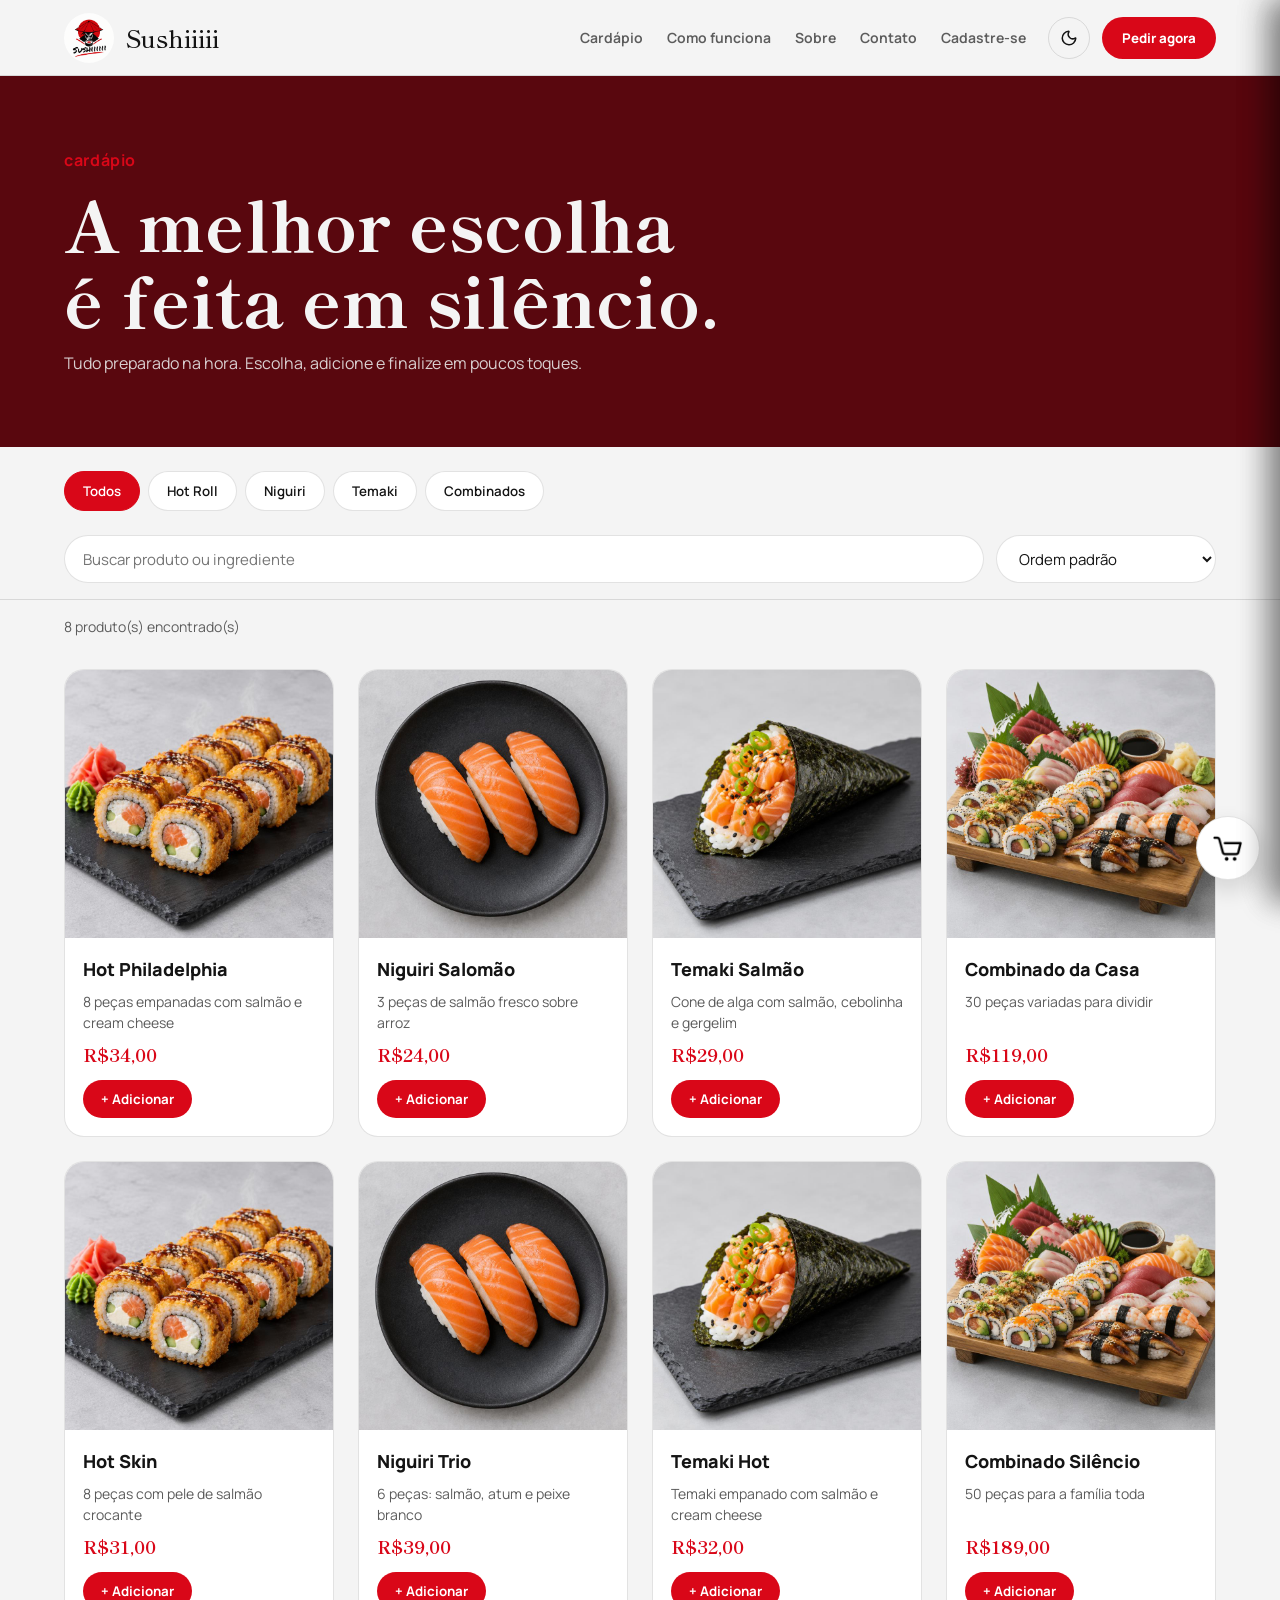
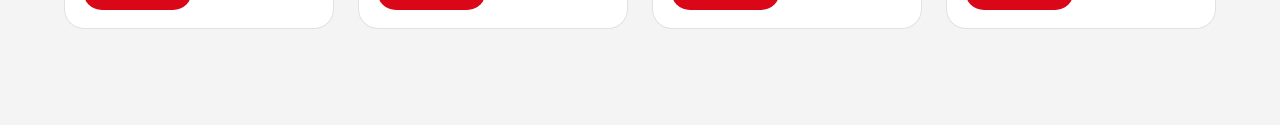
<file: cardapio.html>
<!DOCTYPE html>
<html lang="pt-BR">
<head>
  <meta charset="UTF-8">
  <meta name="viewport" content="width=device-width, initial-scale=1.0">
  <title>Cardápio | Sushiiiiii</title>

  <link rel="preconnect" href="https://fonts.googleapis.com" />
  <link rel="preconnect" href="https://fonts.gstatic.com" crossorigin />
  <link href="https://fonts.googleapis.com/css2?family=Manrope:wght@400;500;600;700;800&family=Shippori+Mincho+B1:wght@700;800&display=swap" rel="stylesheet" />

  <link rel="stylesheet" href="geral.css">
  <link rel="stylesheet" href="cardapio.css">
</head>
<body>
  <div class="carrinho">
    <button id="abrir-carrinho" class="botao-carrinho" aria-label="Abrir carrinho">
      <img class="icone-adaptavel" src="img/carrinho-de-compras.png" alt="">
      <span id="contador-carrinho" hidden>0</span>
    </button>
    <aside id="menu-carrinho" class="carrinho-escondido" aria-label="Carrinho">
      <div class="carrinho-topo">
        <h2>Seu pedido</h2>
        <button id="fechar-carrinho" class="botao-circular" aria-label="Fechar carrinho">
          <img class="icone-adaptavel" src="img/excluir.png" alt="">
        </button>
      </div>
      <ul id="itens-carrinho"></ul>
      <div class="carrinho-total">
        <span>Total</span>
        <strong id="total-carrinho">R$ 0,00</strong>
      </div>
      <a id="finalizar-pedido" class="botao-primario botao-bloco" href="finalizar.html">Finalizar pedido</a>
    </aside>
  </div>

  <menu>
    <li><a href="index.html"><img src="img/Sushiiiiii.png" alt="Sushiiiii"></a></li>
    <div class="transform">
      <li id="title"><a href="index.html">Sushiiiii</a></li>
      <li><a class="menu_hover cor" href="cardapio.html">Cardápio</a></li>
      <li><a class="menu_hover cor" href="index.html#instrucao">Como funciona</a></li>
      <li><a class="menu_hover cor" href="index.html#sobre">Sobre</a></li>
      <li><a class="menu_hover cor" href="index.html#contato">Contato</a></li>
      <li class="item-cadastro"><a class="menu_hover cor" href="login.html">Cadastre-se</a></li>
      <li class="item-perfil" hidden><a class="menu_hover" href="perfil.html" aria-label="Meu perfil"><img class="icone-perfil icone-adaptavel" src="img/usuario.png" alt=""></a></li>
      <li class="item-sair" hidden><a class="menu_hover cor link-sair" href="#">Sair</a></li>
      <button class="botao-tema" aria-label="Alternar tema">
        <svg xmlns="http://www.w3.org/2000/svg" width="18" height="18" viewBox="0 0 24 24" fill="none" stroke="currentColor" stroke-width="2" stroke-linecap="round" stroke-linejoin="round" aria-hidden="true"><path d="M20.985 12.486a9 9 0 1 1-9.473-9.472c.405-.022.617.46.402.803a6 6 0 0 0 8.268 8.268c.344-.215.825-.004.803.401"></path></svg>
      </button>
      <a href="cardapio.html"><button id="pedido">Pedir agora</button></a>
    </div>
    <a href="perfil.html" class="item-perfil icone-perfil-mobile" hidden aria-label="Meu perfil"><img class="icone-perfil icone-adaptavel" src="img/usuario.png" alt=""></a>
    <button id="abrir-menu" class="menu-responsivo" aria-label="Abrir menu">
      <img class="icone-adaptavel" src="img/menu-aberto.png" alt="">
    </button>
  </menu>

  <nav id="menu-lateral" class="menu-lateral" aria-label="Menu principal">
    <div class="topo-menu">
      <button class="botao-tema" aria-label="Alternar tema">
        <svg xmlns="http://www.w3.org/2000/svg" width="18" height="18" viewBox="0 0 24 24" fill="none" stroke="currentColor" stroke-width="2" stroke-linecap="round" stroke-linejoin="round" aria-hidden="true"><path d="M20.985 12.486a9 9 0 1 1-9.473-9.472c.405-.022.617.46.402.803a6 6 0 0 0 8.268 8.268c.344-.215.825-.004.803.401"></path></svg>
      </button>
      <button id="fechar-menu" class="botao-circular" aria-label="Fechar menu">
        <img class="icone-adaptavel" src="img/excluir.png" alt="">
      </button>
    </div>
    <ul class="lista-menu">
      <li><a class="cor" href="cardapio.html">Cardápio</a></li>
      <li><a class="cor" href="index.html#instrucao">Como funciona</a></li>
      <li><a class="cor" href="index.html#sobre">Sobre</a></li>
      <li><a class="cor" href="index.html#contato">Contato</a></li>
      <li class="item-cadastro"><a class="cor" href="login.html">Cadastre-se</a></li>
      <li class="item-perfil" hidden><a href="perfil.html">Meu perfil</a></li>
      <li class="item-sair" hidden><a class="cor link-sair" href="#">Sair</a></li>
    </ul>
  </nav>
  <div id="fundo-menu" class="fundo-menu"></div>

  <section class="hero-cardapio">
    <div class="conteudo-hero">
      <h5>cardápio</h5>
      <h1>A melhor escolha <br> é feita em silêncio.</h1>
      <p>Tudo preparado na hora. Escolha, adicione e finalize em poucos toques.</p>
    </div>
  </section>

  <div id="barra">
    <button class="botao ativo" data-filtro="todos">Todos</button>
    <button class="botao" data-filtro="Hot Roll">Hot Roll</button>
    <button class="botao" data-filtro="Niguiri">Niguiri</button>
    <button class="botao" data-filtro="Temaki">Temaki</button>
    <button class="botao" data-filtro="Combinados">Combinados</button>
  </div>

  <div class="ferramentas-produtos">
    <input id="busca-produtos" type="search" placeholder="Buscar produto ou ingrediente" aria-label="Buscar produto">
    <select id="ordenar-produtos" aria-label="Ordenar produtos">
      <option value="padrao">Ordem padrão</option>
      <option value="menor-preco">Menor preço</option>
      <option value="maior-preco">Maior preço</option>
      <option value="az">Nome (A-Z)</option>
    </select>
  </div>

  <hr class="divisor">
  <p id="contagem-produtos" class="resultado-busca"></p>

  <main id="grade">
    <div class="produto" data-categoria="Hot Roll" data-preco="34.00">
      <img src="img/hot-CjGIYwp0.jpg" alt="Hot Philadelphia">
      <div>
        <h2>Hot Philadelphia</h2>
        <p class="cor">8 peças empanadas com salmão e cream cheese</p>
        <span class="vermelho">R$34,00</span>
        <button class="btn-produto" data-id="1">+ Adicionar</button>
      </div>
    </div>
    <div class="produto" data-categoria="Niguiri" data-preco="24.00">
      <img src="img/niguiri-Dnn5OHD7.jpg" alt="Niguiri Salomão">
      <div>
        <h2>Niguiri Salomão</h2>
        <p class="cor">3 peças de salmão fresco sobre arroz</p>
        <span class="vermelho">R$24,00</span>
        <button class="btn-produto" data-id="2">+ Adicionar</button>
      </div>
    </div>
    <div class="produto" data-categoria="Temaki" data-preco="29.00">
      <img src="img/temaki-DpDUEbKU.jpg" alt="Temaki Salmão">
      <div>
        <h2>Temaki Salmão</h2>
        <p class="cor">Cone de alga com salmão, cebolinha e gergelim</p>
        <span class="vermelho">R$29,00</span>
        <button class="btn-produto" data-id="3">+ Adicionar</button>
      </div>
    </div>
    <div class="produto" data-categoria="Combinados" data-preco="119.00">
      <img src="img/combo-C9XvlFyt.jpg" alt="Combinado da Casa">
      <div>
        <h2>Combinado da Casa</h2>
        <p class="cor">30 peças variadas para dividir</p>
        <span class="vermelho">R$119,00</span>
        <button class="btn-produto" data-id="4">+ Adicionar</button>
      </div>
    </div>
    <div class="produto" data-categoria="Hot Roll" data-preco="31.00">
      <img src="img/hot-CjGIYwp0.jpg" alt="Hot Skin">
      <div>
        <h2>Hot Skin</h2>
        <p class="cor">8 peças com pele de salmão crocante</p>
        <span class="vermelho">R$31,00</span>
        <button class="btn-produto" data-id="5">+ Adicionar</button>
      </div>
    </div>
    <div class="produto" data-categoria="Niguiri" data-preco="39.00">
      <img src="img/niguiri-Dnn5OHD7.jpg" alt="Niguiri Trio">
      <div>
        <h2>Niguiri Trio</h2>
        <p class="cor">6 peças: salmão, atum e peixe branco</p>
        <span class="vermelho">R$39,00</span>
        <button class="btn-produto" data-id="6">+ Adicionar</button>
      </div>
    </div>
    <div class="produto" data-categoria="Temaki" data-preco="32.00">
      <img src="img/temaki-DpDUEbKU.jpg" alt="Temaki Hot">
      <div>
        <h2>Temaki Hot</h2>
        <p class="cor">Temaki empanado com salmão e cream cheese</p>
        <span class="vermelho">R$32,00</span>
        <button class="btn-produto" data-id="7">+ Adicionar</button>
      </div>
    </div>
    <div class="produto" data-categoria="Combinados" data-preco="189.00">
      <img src="img/combo-C9XvlFyt.jpg" alt="Combinado Silêncio">
      <div>
        <h2>Combinado Silêncio</h2>
        <p class="cor">50 peças para a família toda</p>
        <span class="vermelho">R$189,00</span>
        <button class="btn-produto" data-id="8">+ Adicionar</button>
      </div>
    </div>
  </main>

  <p id="sem-resultados" hidden>Nenhum produto encontrado. Tente outro termo ou <button id="limpar-busca" class="botao-secundario">limpe os filtros</button>.</p>

  <script src="script.js"></script>
</body>
</html>
</file>
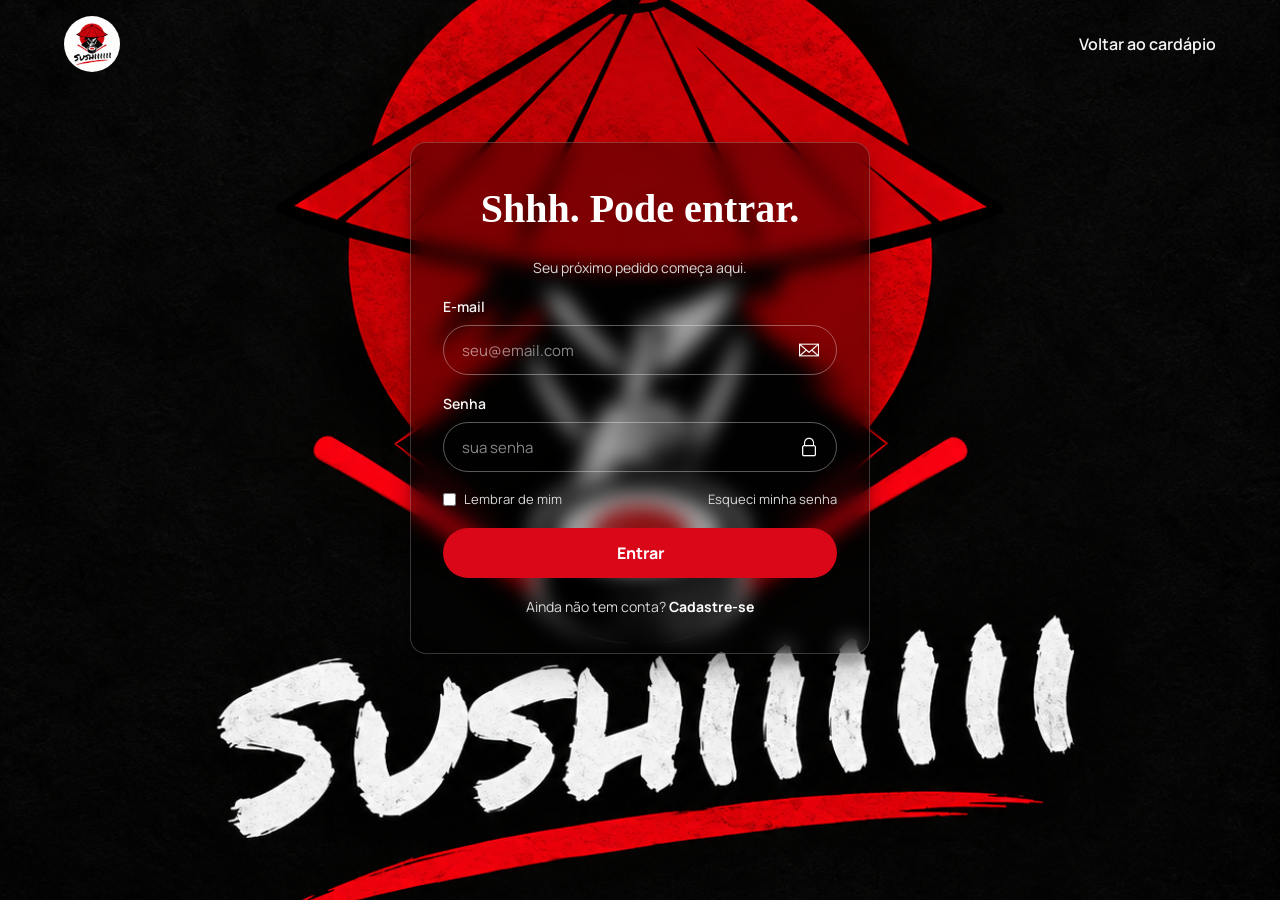
<file: finalizar.html>
<!DOCTYPE html>
<html lang="pt-BR">
<head>
  <meta charset="UTF-8">
  <meta name="viewport" content="width=device-width, initial-scale=1.0">
  <title>Finalizar pedido | Sushiiiiii</title>

  <link rel="preconnect" href="https://fonts.googleapis.com" />
  <link rel="preconnect" href="https://fonts.gstatic.com" crossorigin />
  <link href="https://fonts.googleapis.com/css2?family=Manrope:wght@400;500;600;700;800&family=Shippori+Mincho+B1:wght@700;800&display=swap" rel="stylesheet" />

  <link rel="stylesheet" href="geral.css">
</head>
<body>
  <menu>
    <li><a href="index.html"><img src="img/Sushiiiiii.png" alt="Sushiiiii"></a></li>
    <div class="transform">
      <li id="title"><a href="index.html">Sushiiiii</a></li>
      <li><a class="menu_hover cor" href="cardapio.html">Cardápio</a></li>
      <li><a class="menu_hover cor" href="index.html#instrucao">Como funciona</a></li>
      <li><a class="menu_hover cor" href="index.html#sobre">Sobre</a></li>
      <li><a class="menu_hover cor" href="index.html#contato">Contato</a></li>
      <li class="item-cadastro"><a class="menu_hover cor" href="login.html">Cadastre-se</a></li>
      <li class="item-perfil" hidden><a class="menu_hover" href="perfil.html" aria-label="Meu perfil"><img class="icone-perfil icone-adaptavel" src="img/usuario.png" alt=""></a></li>
      <li class="item-sair" hidden><a class="menu_hover cor link-sair" href="#">Sair</a></li>
      <button class="botao-tema" aria-label="Alternar tema">
        <svg xmlns="http://www.w3.org/2000/svg" width="18" height="18" viewBox="0 0 24 24" fill="none" stroke="currentColor" stroke-width="2" stroke-linecap="round" stroke-linejoin="round" aria-hidden="true"><path d="M20.985 12.486a9 9 0 1 1-9.473-9.472c.405-.022.617.46.402.803a6 6 0 0 0 8.268 8.268c.344-.215.825-.004.803.401"></path></svg>
      </button>
      <a href="cardapio.html"><button id="pedido">Pedir agora</button></a>
    </div>
    <a href="perfil.html" class="item-perfil icone-perfil-mobile" hidden aria-label="Meu perfil"><img class="icone-perfil icone-adaptavel" src="img/usuario.png" alt=""></a>
    <button id="abrir-menu" class="menu-responsivo" aria-label="Abrir menu">
      <img class="icone-adaptavel" src="img/menu-aberto.png" alt="">
    </button>
  </menu>

  <nav id="menu-lateral" class="menu-lateral" aria-label="Menu principal">
    <div class="topo-menu">
      <button class="botao-tema" aria-label="Alternar tema">
        <svg xmlns="http://www.w3.org/2000/svg" width="18" height="18" viewBox="0 0 24 24" fill="none" stroke="currentColor" stroke-width="2" stroke-linecap="round" stroke-linejoin="round" aria-hidden="true"><path d="M20.985 12.486a9 9 0 1 1-9.473-9.472c.405-.022.617.46.402.803a6 6 0 0 0 8.268 8.268c.344-.215.825-.004.803.401"></path></svg>
      </button>
      <button id="fechar-menu" class="botao-circular" aria-label="Fechar menu">
        <img class="icone-adaptavel" src="img/excluir.png" alt="">
      </button>
    </div>
    <ul class="lista-menu">
      <li><a class="cor" href="cardapio.html">Cardápio</a></li>
      <li><a class="cor" href="index.html#instrucao">Como funciona</a></li>
      <li><a class="cor" href="index.html#sobre">Sobre</a></li>
      <li><a class="cor" href="index.html#contato">Contato</a></li>
      <li class="item-cadastro"><a class="cor" href="login.html">Cadastre-se</a></li>
      <li class="item-perfil" hidden><a href="perfil.html">Meu perfil</a></li>
      <li class="item-sair" hidden><a class="cor link-sair" href="#">Sair</a></li>
    </ul>
  </nav>
  <div id="fundo-menu" class="fundo-menu"></div>

  <main id="pagina-finalizar" class="pagina">
    <header class="cabecalho-pagina">
      <span class="etiqueta">checkout</span>
      <h1>Finalizar pedido</h1>
    </header>

    <div class="grade-pagina">
      <section class="cartao-pagina">
        <h2>Itens do pedido</h2>
        <ul id="itens-finalizar"></ul>
      </section>

      <aside class="cartao-pagina resumo">
        <h2>Entrega</h2>
        <div>
          <strong id="nome-entrega"></strong>
          <p id="endereco-entrega" class="cor"></p>
        </div>

        <div class="linha-total">
          <span>Itens</span>
          <span id="quantidade-finalizar">0</span>
        </div>
        <div class="linha-total">
          <span>Total</span>
          <strong id="total-finalizar">R$ 0,00</strong>
        </div>

        <div class="acoes-pedido">
          <button id="confirmar-pedido" class="botao-primario botao-bloco" disabled>Confirmar pedido</button>
          <button id="botao-importar" class="botao-secundario botao-bloco">Importar JSON</button>
          <button id="botao-exportar" class="botao-secundario botao-bloco">Baixar JSON atual</button>
          <input id="arquivo-importacao" type="file" accept="application/json,.json" hidden>
        </div>
      </aside>
    </div>
  </main>

  <script src="script.js"></script>
</body>
</html>
</file>
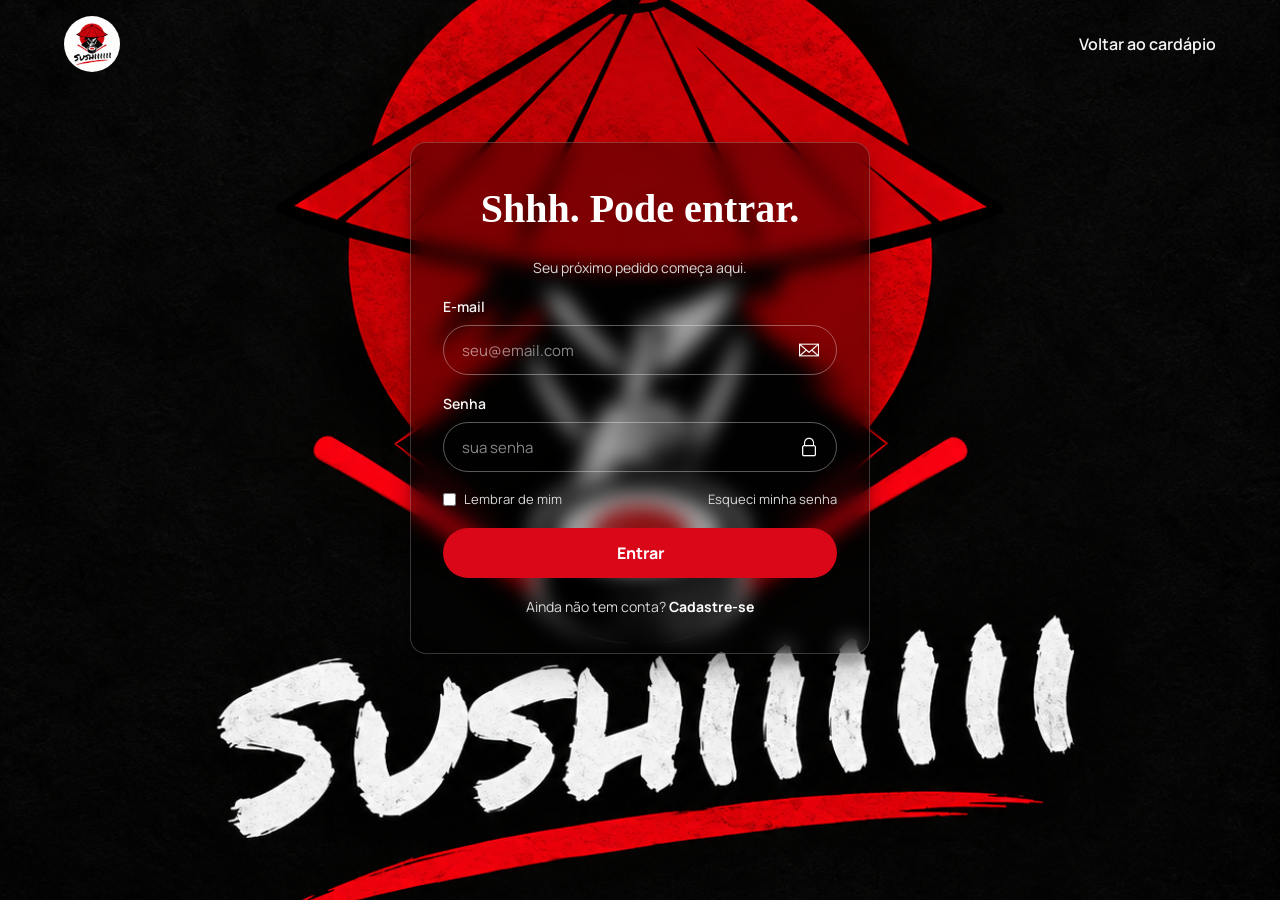
<file: login.html>
<!DOCTYPE html>
<html lang="pt-BR">
<head>
  <meta charset="UTF-8">
  <meta name="viewport" content="width=device-width, initial-scale=1.0">
  <title>Entrar | Sushiiiiii</title>

  <link rel="preconnect" href="https://fonts.googleapis.com" />
  <link rel="preconnect" href="https://fonts.gstatic.com" crossorigin />
  <link href="https://fonts.googleapis.com/css2?family=Manrope:wght@400;500;600;700;800&family=Shippori+Mincho+B1:wght@700;800&display=swap" rel="stylesheet" />

  <link rel="stylesheet" href="geral.css">
  <link rel="stylesheet" href="login.css">
</head>
<body>
  <header>
    <img id="logo" src="img/Sushiiiiii.png" alt="Sushiiiii">
    <a href="index.html">Voltar ao cardápio</a>
  </header>
  <main>
    <section class="conteiner">
      <h1>Shhh. Pode entrar.</h1>
      <p>Seu próximo pedido começa aqui.</p>
      <form id="form-login" class="form">
        <div class="box">
          <div>
            <label for="email">E-mail</label>
            <div class="icon">
              <input id="email" type="email" placeholder="seu@email.com" autocomplete="email" required>
              <img src="img/mail.png" alt="">
            </div>
          </div>
        </div>
        <div class="box">
          <div>
            <label for="senha">Senha</label>
            <div class="icon">
              <input id="senha" type="password" placeholder="sua senha" autocomplete="current-password" required>
              <img src="img/cadeado.png" alt="">
            </div>
          </div>
        </div>
        <div class="opcao">
          <label class="checkbox" for="lembrar"><input id="lembrar" type="checkbox"> Lembrar de mim</label>
          <a href="#">Esqueci minha senha</a>
        </div>
        <button type="submit">Entrar</button>
      </form>
      <p>Ainda não tem conta? <a class="cadastro barra" href="registro.html">Cadastre-se</a></p>
    </section>
  </main>

  <script src="script.js"></script>
</body>
</html>
</file>
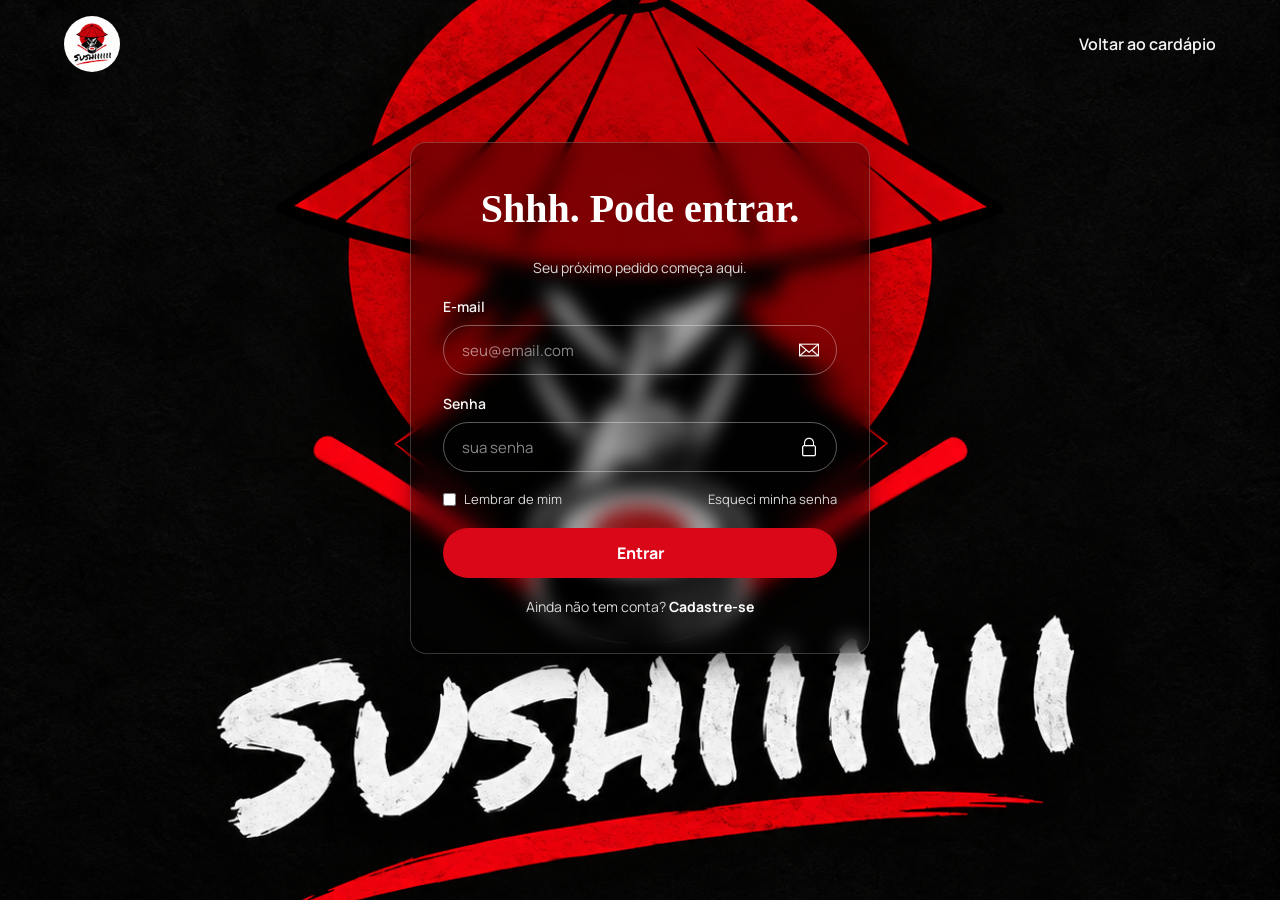
<file: perfil.html>
<!DOCTYPE html>
<html lang="pt-BR">
<head>
  <meta charset="UTF-8">
  <meta name="viewport" content="width=device-width, initial-scale=1.0">
  <title>Meu perfil | Sushiiiiii</title>

  <link rel="preconnect" href="https://fonts.googleapis.com" />
  <link rel="preconnect" href="https://fonts.gstatic.com" crossorigin />
  <link href="https://fonts.googleapis.com/css2?family=Manrope:wght@400;500;600;700;800&family=Shippori+Mincho+B1:wght@700;800&display=swap" rel="stylesheet" />

  <link rel="stylesheet" href="geral.css">
</head>
<body>
  <menu>
    <li><a href="index.html"><img src="img/Sushiiiiii.png" alt="Sushiiiii"></a></li>
    <div class="transform">
      <li id="title"><a href="index.html">Sushiiiii</a></li>
      <li><a class="menu_hover cor" href="cardapio.html">Cardápio</a></li>
      <li><a class="menu_hover cor" href="index.html#instrucao">Como funciona</a></li>
      <li><a class="menu_hover cor" href="index.html#sobre">Sobre</a></li>
      <li><a class="menu_hover cor" href="index.html#contato">Contato</a></li>
      <li class="item-cadastro"><a class="menu_hover cor" href="login.html">Cadastre-se</a></li>
      <li class="item-perfil" hidden><a class="menu_hover" href="perfil.html" aria-label="Meu perfil"><img class="icone-perfil icone-adaptavel" src="img/usuario.png" alt=""></a></li>
      <li class="item-sair" hidden><a class="menu_hover cor link-sair" href="#">Sair</a></li>
      <button class="botao-tema" aria-label="Alternar tema">
        <svg xmlns="http://www.w3.org/2000/svg" width="18" height="18" viewBox="0 0 24 24" fill="none" stroke="currentColor" stroke-width="2" stroke-linecap="round" stroke-linejoin="round" aria-hidden="true"><path d="M20.985 12.486a9 9 0 1 1-9.473-9.472c.405-.022.617.46.402.803a6 6 0 0 0 8.268 8.268c.344-.215.825-.004.803.401"></path></svg>
      </button>
      <a href="cardapio.html"><button id="pedido">Pedir agora</button></a>
    </div>
    <a href="perfil.html" class="item-perfil icone-perfil-mobile" hidden aria-label="Meu perfil"><img class="icone-perfil icone-adaptavel" src="img/usuario.png" alt=""></a>
    <button id="abrir-menu" class="menu-responsivo" aria-label="Abrir menu">
      <img class="icone-adaptavel" src="img/menu-aberto.png" alt="">
    </button>
  </menu>

  <nav id="menu-lateral" class="menu-lateral" aria-label="Menu principal">
    <div class="topo-menu">
      <button class="botao-tema" aria-label="Alternar tema">
        <svg xmlns="http://www.w3.org/2000/svg" width="18" height="18" viewBox="0 0 24 24" fill="none" stroke="currentColor" stroke-width="2" stroke-linecap="round" stroke-linejoin="round" aria-hidden="true"><path d="M20.985 12.486a9 9 0 1 1-9.473-9.472c.405-.022.617.46.402.803a6 6 0 0 0 8.268 8.268c.344-.215.825-.004.803.401"></path></svg>
      </button>
      <button id="fechar-menu" class="botao-circular" aria-label="Fechar menu">
        <img class="icone-adaptavel" src="img/excluir.png" alt="">
      </button>
    </div>
    <ul class="lista-menu">
      <li><a class="cor" href="cardapio.html">Cardápio</a></li>
      <li><a class="cor" href="index.html#instrucao">Como funciona</a></li>
      <li><a class="cor" href="index.html#sobre">Sobre</a></li>
      <li><a class="cor" href="index.html#contato">Contato</a></li>
      <li class="item-cadastro"><a class="cor" href="login.html">Cadastre-se</a></li>
      <li class="item-perfil" hidden><a href="perfil.html">Meu perfil</a></li>
      <li class="item-sair" hidden><a class="cor link-sair" href="#">Sair</a></li>
    </ul>
  </nav>
  <div id="fundo-menu" class="fundo-menu"></div>

  <main id="pagina-perfil" class="pagina">
    <header class="cabecalho-pagina">
      <span class="etiqueta">minha conta</span>
      <h1>Olá, <span id="nome-usuario"></span></h1>
    </header>

    <div class="grade-pagina">
      <section class="cartao-pagina">
        <h2>Meus dados</h2>
        <form id="form-perfil" class="acoes-pedido">
          <div class="campo">
            <label for="nome-perfil">Nome</label>
            <input id="nome-perfil" type="text" required>
          </div>
          <div class="campo">
            <label for="email-perfil">E-mail</label>
            <input id="email-perfil" type="email" readonly>
          </div>
          <div class="campo">
            <label for="endereco-perfil">Endereço</label>
            <input id="endereco-perfil" type="text" required>
          </div>
          <div class="campo">
            <label for="senha-perfil">Nova senha</label>
            <input id="senha-perfil" type="password" placeholder="Deixe em branco para manter a atual" autocomplete="new-password">
          </div>
          <button type="submit" class="botao-primario">Salvar alterações</button>
        </form>
      </section>

      <section class="cartao-pagina">
        <h2>Meus pedidos</h2>
        <div class="ferramentas-busca">
          <input id="busca-pedidos" type="search" placeholder="Buscar por código, status ou valor">
          <select id="filtro-status">
            <option value="todos">Todos os status</option>
            <option value="Em preparo">Em preparo</option>
            <option value="Saiu para entrega">Saiu para entrega</option>
            <option value="Entregue">Entregue</option>
            <option value="Cancelado">Cancelado</option>
          </select>
        </div>
        <p id="contagem-pedidos" class="cor">0 pedido(s) encontrado(s)</p>
        <ul id="lista-pedidos" class="lista-pedidos"></ul>
      </section>
    </div>
  </main>

  <script src="script.js"></script>
</body>
</html>
</file>
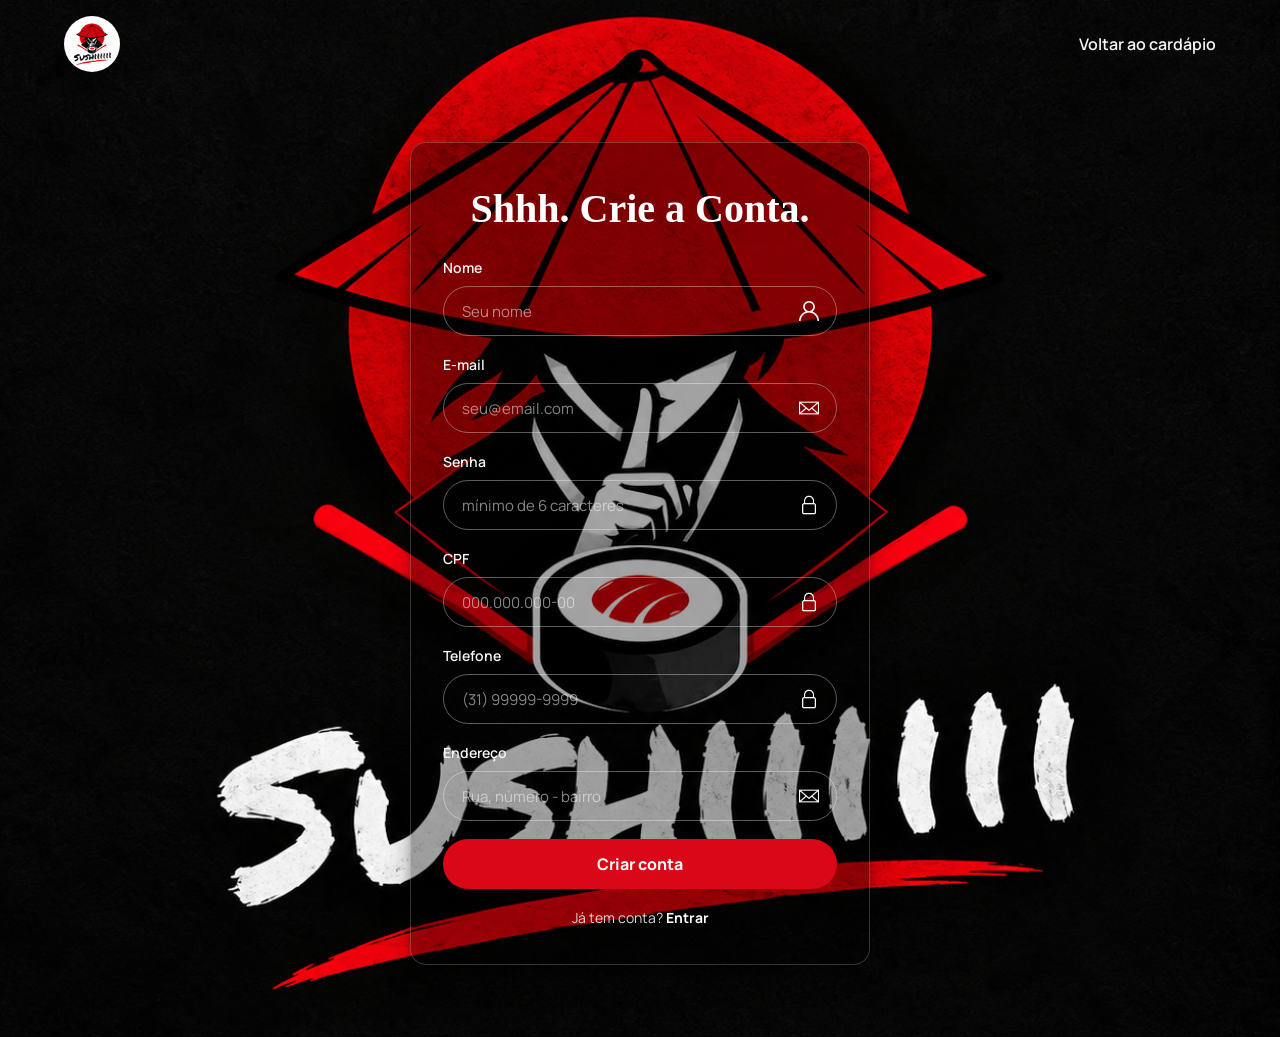
<file: registro.html>
<!DOCTYPE html>
<html lang="pt-BR">
<head>
  <meta charset="UTF-8">
  <meta name="viewport" content="width=device-width, initial-scale=1.0">
  <title>Cadastre-se | Sushiiiiii</title>

  <link rel="preconnect" href="https://fonts.googleapis.com" />
  <link rel="preconnect" href="https://fonts.gstatic.com" crossorigin />
  <link href="https://fonts.googleapis.com/css2?family=Manrope:wght@400;500;600;700;800&family=Shippori+Mincho+B1:wght@700;800&display=swap" rel="stylesheet" />

  <link rel="stylesheet" href="geral.css">
  <link rel="stylesheet" href="login.css">
</head>
<body>
  <header>
    <img id="logo" src="img/Sushiiiiii.png" alt="Sushiiiii">
    <a href="index.html">Voltar ao cardápio</a>
  </header>
  <main>
    <section class="conteiner">
      <h1>Shhh. Crie a Conta.</h1>
      <form id="form-registro" class="form">
        <div class="box">
          <div>
            <label for="nome">Nome</label>
            <div class="icon">
              <input id="nome" type="text" placeholder="Seu nome" autocomplete="name" required>
              <img src="img/usuario.png" alt="">
            </div>
          </div>
        </div>
        <div class="box">
          <div>
            <label for="email">E-mail</label>
            <div class="icon">
              <input id="email" type="email" placeholder="seu@email.com" autocomplete="email" required>
              <img src="img/mail.png" alt="">
            </div>
          </div>
        </div>
        <div class="box">
          <div>
            <label for="senha">Senha</label>
            <div class="icon">
              <input id="senha" type="password" placeholder="mínimo de 6 caracteres" autocomplete="new-password" required>
              <img src="img/cadeado.png" alt="">
            </div>
          </div>
        </div>
        <div class="box">
          <div>
            <label for="cpf">CPF</label>
            <div class="icon">
              <input id="cpf" type="text" inputmode="numeric" placeholder="000.000.000-00" maxlength="14" required>
              <img src="img/cadeado.png" alt="">
            </div>
          </div>
        </div>
        <div class="box">
          <div>
            <label for="telefone">Telefone</label>
            <div class="icon">
              <input id="telefone" type="tel" inputmode="tel" placeholder="(31) 99999-9999" maxlength="15" autocomplete="tel" required>
              <img src="img/cadeado.png" alt="">
            </div>
          </div>
        </div>
        <div class="box">
          <div>
            <label for="endereco">Endereço</label>
            <div class="icon">
              <input id="endereco" type="text" placeholder="Rua, número - bairro" autocomplete="street-address" required>
              <img src="img/mail.png" alt="">
            </div>
          </div>
        </div>
        <button type="submit">Criar conta</button>
      </form>
      <p>Já tem conta? <a class="cadastro barra" href="login.html">Entrar</a></p>
    </section>
  </main>

  <script src="script.js"></script>
</body>
</html>
</file>
<file: geral.css>
:root {
  --primary: #D90718;
  --primary-hover: #8C0B16;
  --wine: #59070E;
  --font-display: "Shippori Mincho B1", serif;
  --font-sans: "Manrope", system-ui, sans-serif;
  --radius: 16px;
  --bg: #F4F4F4;
  --surface: #FFFFFF;
  --text: #141414;
  --text-muted: #5C5C5C;
  --border: rgba(20, 20, 20, 0.12);
  --menu-bg: rgba(244, 244, 244, 0.92);
  --ink: #111111;
  --on-ink: #F4F4F4;
  --accent-texto: #8C0B16;
  --sombra: rgba(0, 0, 0, 0.14);
}

html.dark {
  --bg: #0D0D0D;
  --surface: #171717;
  --text: #F2F2F2;
  --text-muted: #A3A3A3;
  --border: rgba(242, 242, 242, 0.14);
  --menu-bg: rgba(13, 13, 13, 0.92);
  --ink: #070707;
  --on-ink: #F2F2F2;
  --accent-texto: #FF5A66;
  --sombra: rgba(0, 0, 0, 0.5);
  color-scheme: dark;
}

* {
  margin: 0;
  padding: 0;
  box-sizing: border-box;
}

html {
  overflow-x: hidden;
}

body {
  min-height: 100vh;
  background: var(--bg);
  color: var(--text);
  font-family: var(--font-sans);
  line-height: 1.5;
  overflow-x: hidden;
  transition: background-color 0.3s ease, color 0.3s ease;
}

img {
  display: block;
  max-width: 100%;
}

a {
  color: inherit;
  text-decoration: none;
}

button,
input,
select {
  font-family: inherit;
}

button {
  cursor: pointer;
}

[hidden] {
  display: none !important;
}

.cor {
  color: var(--text-muted);
}

.vermelho {
  color: var(--primary);
  font-weight: 700;
}

.icone-adaptavel {
  transition: filter 0.3s ease;
}

html.dark .icone-adaptavel {
  filter: invert(1);
}

.menu_hover:hover,
.lista-menu a:hover {
  color: var(--accent-texto);
}

.botao-tema {
  width: 42px;
  height: 42px;
  border-radius: 50%;
  border: 1px solid var(--border);
  background: transparent;
  color: var(--text);
  display: inline-grid;
  place-items: center;
  flex-shrink: 0;
  transition: background-color 0.2s ease, color 0.2s ease;
}

.botao-tema:hover {
  color: var(--accent-texto);
  background: var(--border);
}

.botao-circular {
  width: 40px;
  height: 40px;
  border-radius: 50%;
  border: 1px solid var(--border);
  background: transparent;
  color: var(--text);
  display: grid;
  place-items: center;
}

.botao-circular img {
  width: 14px;
}

.botao-primario {
  display: inline-flex;
  align-items: center;
  justify-content: center;
  height: 50px;
  padding: 0 24px;
  border: none;
  border-radius: 30px;
  background: var(--primary);
  color: #fff;
  font-size: 16px;
  font-weight: 750;
  text-align: center;
  transition: background-color 0.2s ease, opacity 0.2s ease;
}

.botao-primario:hover:not(:disabled) {
  background: var(--primary-hover);
}

.botao-primario:disabled {
  opacity: 0.5;
  cursor: not-allowed;
}

.botao-secundario {
  display: inline-flex;
  align-items: center;
  justify-content: center;
  height: 50px;
  padding: 0 24px;
  border: 1px solid var(--border);
  border-radius: 30px;
  background: transparent;
  color: var(--text);
  font-size: 15px;
  font-weight: 650;
  text-align: center;
  transition: border-color 0.2s ease, color 0.2s ease;
}

.botao-secundario:hover {
  border-color: var(--primary);
  color: var(--accent-texto);
}

.botao-bloco {
  width: 100%;
}

menu {
  position: sticky;
  top: 0;
  z-index: 100;
  display: flex;
  align-items: center;
  gap: 12px;
  min-height: 76px;
  padding: 0 5%;
  background: var(--menu-bg);
  backdrop-filter: blur(10px);
  border-bottom: 1px solid var(--border);
}

menu > li {
  list-style: none;
}

menu > li img {
  height: 50px;
  width: auto;
  border-radius: 50%;
}

menu > li:first-child {
  margin-right: auto;
}

.transform {
  display: flex;
  align-items: center;
  gap: 4px;
  flex: 1;
  min-width: 0;
  justify-content: flex-end;
}

.transform > li {
  list-style: none;
  padding: 8px 10px;
  font-size: 14px;
  font-weight: 650;
  white-space: nowrap;
}

.transform > .botao-tema {
  margin: 0 8px;
}

#title {
  margin-right: auto;
  padding-left: 0;
}

#title a {
  font-family: var(--font-display);
  font-size: 24px;
  font-weight: 500;
  color: var(--text);
}

#pedido {
  height: 42px;
  padding: 0 20px;
  border: none;
  border-radius: 25px;
  background: var(--primary);
  color: #fff;
  font-weight: 750;
}

#pedido:hover {
  background: var(--primary-hover);
}

.item-perfil .icone-perfil,
.icone-perfil-mobile .icone-perfil {
  width: 30px;
  height: 30px;
  border-radius: 50%;
}

.icone-perfil-mobile {
  display: none;
  align-items: center;
}

.menu-responsivo {
  display: none;
  width: 46px;
  height: 46px;
  border-radius: 50%;
  border: 1px solid var(--border);
  background: transparent;
  place-items: center;
  flex-shrink: 0;
}

.menu-responsivo img {
  width: 22px;
}

.menu-lateral {
  position: fixed;
  top: 0;
  right: 0;
  z-index: 300;
  display: flex;
  flex-direction: column;
  gap: 8px;
  width: min(300px, 85vw);
  height: 100vh;
  padding: 24px;
  background: var(--surface);
  color: var(--text);
  box-shadow: -10px 0 30px rgba(0, 0, 0, 0.3);
  transform: translateX(100%);
  transition: transform 0.35s ease;
}

.menu-lateral.aberto {
  transform: translateX(0);
}

.topo-menu {
  display: flex;
  justify-content: space-between;
  align-items: center;
  margin-bottom: 20px;
}

.lista-menu {
  list-style: none;
  display: flex;
  flex-direction: column;
}

.lista-menu li {
  padding: 14px 0;
  border-bottom: 1px solid var(--border);
  font-size: 15px;
  font-weight: 650;
}

.lista-menu li:last-child {
  border-bottom: none;
}

.fundo-menu {
  position: fixed;
  inset: 0;
  z-index: 250;
  background: rgba(0, 0, 0, 0.5);
  opacity: 0;
  pointer-events: none;
  transition: opacity 0.3s ease;
}

.fundo-menu.ativo {
  opacity: 1;
  pointer-events: auto;
}

@media (max-width: 1000px) {
  .transform {
    display: none;
  }

  menu > li img {
    height: 42px;
  }

  .menu-responsivo {
    display: grid;
  }

  .icone-perfil-mobile {
    display: inline-flex;
  }
}

.carrinho {
  position: fixed;
  right: 20px;
  bottom: 20px;
  z-index: 200;
  width: 64px;
  height: 64px;
}

.botao-carrinho {
  position: relative;
  width: 64px;
  height: 64px;
  border: 1px solid var(--border);
  border-radius: 50%;
  background: var(--surface);
  box-shadow: 0 10px 25px var(--sombra);
  display: grid;
  place-items: center;
}

.botao-carrinho img {
  width: 30px;
}

#contador-carrinho {
  position: absolute;
  top: -2px;
  right: -2px;
  min-width: 22px;
  height: 22px;
  padding: 0 6px;
  border-radius: 999px;
  background: var(--primary);
  color: #fff;
  font-size: 12px;
  font-weight: 700;
  display: flex;
  align-items: center;
  justify-content: center;
}

.carrinho-escondido {
  position: fixed;
  top: 0;
  right: 0;
  z-index: 260;
  display: flex;
  flex-direction: column;
  gap: 16px;
  width: min(380px, 100vw);
  height: 100vh;
  padding: 24px;
  background: var(--surface);
  color: var(--text);
  box-shadow: -10px 0 30px rgba(0, 0, 0, 0.3);
  transform: translateX(100%);
  transition: transform 0.35s ease;
}

.carrinho-escondido.aberto {
  transform: translateX(0);
}

.carrinho-topo {
  display: flex;
  justify-content: space-between;
  align-items: center;
}

.carrinho-topo h2 {
  font-family: var(--font-display);
  font-size: 22px;
}

#itens-carrinho,
#itens-finalizar {
  list-style: none;
  display: flex;
  flex-direction: column;
  gap: 12px;
  overflow-y: auto;
}

#itens-carrinho {
  flex: 1;
}

.item-carrinho {
  display: flex;
  justify-content: space-between;
  align-items: center;
  gap: 12px;
  padding-bottom: 12px;
  border-bottom: 1px solid var(--border);
}

.item-carrinho h3 {
  font-size: 15px;
  margin-bottom: 4px;
}

.item-carrinho > div > span {
  font-size: 14px;
  color: var(--text-muted);
}

.controles-item {
  display: flex;
  align-items: center;
  gap: 10px;
}

.controles-item button {
  width: 32px;
  height: 32px;
  border-radius: 50%;
  border: 1px solid var(--border);
  background: transparent;
  color: var(--text);
}

.controles-item button:hover {
  border-color: var(--primary);
  color: var(--accent-texto);
}

.carrinho-vazio,
.vazio {
  list-style: none;
  text-align: center;
  color: var(--text-muted);
  padding: 24px 0;
}

.carrinho-total,
.linha-total {
  display: flex;
  justify-content: space-between;
  align-items: center;
  font-weight: 700;
}

footer {
  background: var(--ink);
  color: var(--on-ink);
  padding: 64px 24px 32px;
}

.conteiner_footer {
  max-width: 1200px;
  margin: 0 auto;
  display: grid;
  grid-template-columns: 2fr 1fr 1fr;
  gap: 40px;
}

.conteiner_footer > div:first-of-type > div {
  display: flex;
  align-items: center;
  gap: 12px;
  margin-bottom: 16px;
}

.conteiner_footer > div:first-of-type img {
  width: 44px;
  height: 44px;
  border-radius: 50%;
  object-fit: contain;
  background: var(--on-ink);
  filter: none;
}

.conteiner_footer h2 {
  font-family: var(--font-display);
  font-size: 1.75rem;
  font-weight: 800;
  letter-spacing: -0.02em;
  color: var(--on-ink);
}

.conteiner_footer h4 {
  font-size: 0.875rem;
  font-weight: 700;
  text-transform: uppercase;
  letter-spacing: 0.1em;
  color: var(--primary);
  margin-bottom: 16px;
}

.conteiner_footer ul {
  list-style: none;
  display: flex;
  flex-direction: column;
  gap: 12px;
}

.conteiner_footer li {
  display: flex;
  align-items: center;
  gap: 10px;
}

.conteiner_footer li img {
  width: 16px;
  height: 16px;
  opacity: 0.7;
  flex-shrink: 0;
  filter: brightness(0) invert(1);
}

.conteiner_footer .cor {
  color: var(--on-ink);
  opacity: 0.75;
  font-size: 0.875rem;
  line-height: 1.6;
}

.conteiner_footer .vermelho {
  font-size: 0.875rem;
  font-weight: 500;
  cursor: pointer;
}

.conteiner_footer .pequeno {
  font-size: 0.75rem;
}

.conteiner_footer hr {
  grid-column: 1 / -1;
  border: 0;
  border-top: 1px solid rgba(255, 255, 255, 0.12);
}

.conteiner_footer > div:last-of-type {
  grid-column: 1 / -1;
  display: flex;
  justify-content: space-between;
  align-items: center;
  flex-wrap: wrap;
  gap: 12px;
}

.pagina {
  max-width: 1200px;
  margin: 0 auto;
  padding: 48px 5% 96px;
}

.cabecalho-pagina {
  margin-bottom: 32px;
}

.etiqueta {
  display: inline-block;
  margin-bottom: 8px;
  color: var(--primary);
  font-size: 13px;
  font-weight: 700;
  text-transform: uppercase;
  letter-spacing: 0.12em;
}

.cabecalho-pagina h1 {
  font-family: var(--font-display);
  font-size: clamp(34px, 5vw, 56px);
  font-weight: 800;
  line-height: 1.1;
}

.grade-pagina {
  display: grid;
  grid-template-columns: minmax(0, 1.2fr) minmax(0, 1fr);
  gap: 24px;
  align-items: start;
}

.cartao-pagina {
  display: flex;
  flex-direction: column;
  gap: 18px;
  padding: 28px;
  background: var(--surface);
  border: 1px solid var(--border);
  border-radius: var(--radius);
}

.cartao-pagina h2 {
  font-family: var(--font-display);
  font-size: 24px;
  font-weight: 700;
}

.resumo {
  position: sticky;
  top: 100px;
}

.campo {
  display: flex;
  flex-direction: column;
  gap: 8px;
}

.campo label {
  font-size: 14px;
  font-weight: 650;
}

.campo input,
.ferramentas-busca input,
.ferramentas-busca select {
  height: 48px;
  padding: 0 18px;
  border: 1px solid var(--border);
  border-radius: 30px;
  background: var(--bg);
  color: var(--text);
  font-size: 15px;
  outline: none;
  transition: border-color 0.2s ease;
}

.campo input:focus,
.ferramentas-busca input:focus,
.ferramentas-busca select:focus {
  border-color: var(--primary);
}

.campo input[readonly] {
  opacity: 0.7;
}

.acoes-pedido {
  display: flex;
  flex-direction: column;
  gap: 12px;
}

.ferramentas-busca {
  display: grid;
  grid-template-columns: minmax(0, 1fr) 200px;
  gap: 12px;
}

.lista-pedidos {
  list-style: none;
  display: flex;
  flex-direction: column;
  gap: 12px;
}

.cartao-pedido {
  display: flex;
  justify-content: space-between;
  align-items: center;
  gap: 12px;
  padding: 16px 18px;
  background: var(--bg);
  border: 1px solid var(--border);
  border-radius: 14px;
}

.cartao-pedido strong {
  display: block;
  font-size: 15px;
}

.cartao-pedido .cor {
  font-size: 14px;
}

.etiqueta-status {
  padding: 6px 12px;
  border-radius: 999px;
  background: var(--border);
  font-size: 12px;
  font-weight: 700;
  white-space: nowrap;
}

.etiqueta-status[data-status="Em preparo"] {
  background: #F5A524;
  color: #141414;
}

.etiqueta-status[data-status="Saiu para entrega"] {
  background: #2F6FED;
  color: #fff;
}

.etiqueta-status[data-status="Entregue"] {
  background: #1F9D55;
  color: #fff;
}

.etiqueta-status[data-status="Cancelado"] {
  background: var(--primary);
  color: #fff;
}

@media (max-width: 900px) {
  .grade-pagina {
    grid-template-columns: 1fr;
  }

  .resumo {
    position: static;
  }
}

@media (max-width: 560px) {
  .ferramentas-busca {
    grid-template-columns: 1fr;
  }

  .cartao-pagina {
    padding: 22px;
  }

  .carrinho-escondido {
    width: 100vw;
  }
}

@media (max-width: 768px) {
  footer {
    padding: 48px 20px 24px;
  }

  .conteiner_footer {
    grid-template-columns: 1fr;
    gap: 32px;
  }

  .conteiner_footer > div:last-of-type {
    flex-direction: column;
    align-items: flex-start;
    gap: 6px;
  }

  .conteiner_footer h2 {
    font-size: 1.5rem;
  }
}
html {
  overflow-x: clip;
  scroll-behavior: smooth;
  scroll-padding-top: 96px;
}

body {
  overflow-x: visible;
}

.icone-perfil {
  filter: invert(1);
}

html.dark .icone-perfil {
  filter: none;
}

body.pagina-entrando {
  animation: entrada-pagina 0.5s ease both;
}

body.pagina-saindo {
  animation: saida-pagina 0.28s ease forwards;
}

@keyframes entrada-pagina {
  from {
    opacity: 0;
  }
  to {
    opacity: 1;
  }
}

@keyframes saida-pagina {
  to {
    opacity: 0;
  }
}

.secao-entrando {
  animation: entrada-secao 0.8s cubic-bezier(0.22, 1, 0.36, 1);
}

@keyframes entrada-secao {
  from {
    opacity: 0.2;
    transform: translateY(40px);
  }
  to {
    opacity: 1;
    transform: none;
  }
}

.lista-menu a,
.transform > li a,
.menu_hover {
  transition: color 0.25s ease, transform 0.25s ease;
}

.lista-menu a:hover,
.transform > li a:hover {
  transform: translateX(4px);
}

@media (prefers-reduced-motion: reduce) {
  html {
    scroll-behavior: auto;
  }

  body.pagina-entrando,
  body.pagina-saindo,
  .secao-entrando {
    animation: none;
  }
}
</file>
<file: cardapio.css>
.hero-cardapio {
  padding: 72px 5%;
  background: var(--wine);
  color: #F4F4F4;
}

.conteudo-hero {
  max-width: 1200px;
  margin: 0 auto;
}

.hero-cardapio h5 {
  margin-bottom: 12px;
  color: var(--primary);
  font-size: 16px;
  font-weight: 700;
  letter-spacing: 0.04em;
}

.hero-cardapio h1 {
  margin-bottom: 16px;
  font-family: var(--font-display);
  font-size: clamp(40px, 6vw, 70px);
  font-weight: 800;
  line-height: 1.08;
}

.hero-cardapio p {
  max-width: 520px;
  color: #D9CFD0;
}

#barra {
  display: flex;
  gap: 8px;
  max-width: 1280px;
  margin: 0 auto;
  padding: 24px 5% 8px;
  overflow-x: auto;
  scrollbar-width: none;
}

#barra::-webkit-scrollbar {
  display: none;
}

.botao {
  flex-shrink: 0;
  padding: 10px 18px;
  border: 1px solid var(--border);
  border-radius: 30px;
  background: var(--surface);
  color: var(--text);
  font-weight: 600;
  transition: border-color 0.2s ease, color 0.2s ease, background-color 0.2s ease;
}

.botao:hover {
  border-color: var(--primary);
  color: var(--accent-texto);
}

.botao.ativo {
  border-color: var(--primary);
  background: var(--primary);
  color: #fff;
}

.divisor {
  max-width: 1280px;
  margin: 16px auto 0;
  border: 0;
  border-top: 1px solid var(--border);
}

#grade {
  display: grid;
  grid-template-columns: repeat(auto-fill, minmax(250px, 1fr));
  gap: 24px;
  max-width: 1280px;
  margin: 0 auto;
  padding: 32px 5% 96px;
}

.produto {
  display: flex;
  flex-direction: column;
  overflow: hidden;
  background: var(--surface);
  border: 1px solid var(--border);
  border-radius: 20px;
  transition: transform 0.25s ease, box-shadow 0.25s ease;
}

.produto:hover {
  transform: translateY(-4px);
  box-shadow: 0 14px 30px var(--sombra);
}

.produto img {
  width: 100%;
  aspect-ratio: 1 / 1;
  object-fit: cover;
}

.produto > div {
  display: flex;
  flex: 1;
  flex-direction: column;
  gap: 8px;
  padding: 18px;
}

.produto h2 {
  font-size: 18px;
  font-weight: 800;
}

.produto p {
  flex: 1;
  font-size: 14px;
  color: var(--text-muted);
}

.produto .vermelho {
  font-family: var(--font-display);
  font-size: 18px;
}

.btn-produto {
  align-self: flex-start;
  margin-top: 4px;
  padding: 10px 18px;
  border: none;
  border-radius: 30px;
  background: var(--primary);
  color: #fff;
  font-weight: 700;
  transition: background-color 0.2s ease;
}

.btn-produto:hover {
  background: var(--primary-hover);
}

@media (max-width: 768px) {
  .hero-cardapio {
    padding: 56px 5%;
  }

  #barra {
    padding-inline: 4%;
  }

  #grade {
    grid-template-columns: repeat(2, minmax(0, 1fr));
    gap: 14px;
    padding-inline: 4%;
  }

  .produto > div {
    padding: 12px;
  }

  .produto h2 {
    font-size: 15px;
  }

  .produto p {
    font-size: 12px;
  }

  .produto .vermelho {
    font-size: 16px;
  }

  .btn-produto {
    padding: 8px 12px;
    font-size: 13px;
  }
}

@media (max-width: 380px) {
  #grade {
    grid-template-columns: minmax(0, 1fr);
  }
}
.ferramentas-produtos {
  display: grid;
  grid-template-columns: minmax(0, 1fr) 220px;
  gap: 12px;
  max-width: 1280px;
  margin: 0 auto;
  padding: 16px 5% 0;
}

.ferramentas-produtos input,
.ferramentas-produtos select {
  height: 48px;
  padding: 0 18px;
  border: 1px solid var(--border);
  border-radius: 30px;
  background: var(--surface);
  color: var(--text);
  font-size: 15px;
  outline: none;
  transition: border-color 0.2s ease;
}

.ferramentas-produtos input:focus,
.ferramentas-produtos select:focus {
  border-color: var(--primary);
}

.ferramentas-produtos button {
  height: 48px;
  padding: 0 20px;
  border: 1px solid var(--border);
  border-radius: 30px;
  background: transparent;
  color: var(--text);
  font-weight: 600;
  transition: border-color 0.2s ease, color 0.2s ease;
}

.ferramentas-produtos button:hover {
  border-color: var(--primary);
  color: var(--accent-texto);
}

.resultado-busca {
  max-width: 1280px;
  margin: 16px auto 0;
  padding: 0 5%;
  color: var(--text-muted);
  font-size: 14px;
}

#sem-resultados {
  max-width: 1280px;
  margin: 0 auto;
  padding: 48px 5% 96px;
  text-align: center;
  color: var(--text-muted);
}

@media (max-width: 560px) {
  .ferramentas-produtos {
    grid-template-columns: 1fr;
  }
}
</file>
<file: login.css>
* {
  margin: 0;
  padding: 0;
  box-sizing: border-box;
}

body {
  background-color: #0D0D0D;
  background-image: url(img/Emblema\ Ronin\ Sushi\ em\ Vermelho\ e\ Preto.png);
  background-size: cover;
  background-position: center;
  color: #F4F4F4;
  font-family: var(--font-sans);
  overflow-x: hidden;
}

header {
  display: flex;
  justify-content: space-between;
  align-items: center;
  padding: 16px 5%;
}

#logo {
  height: 56px;
  border-radius: 50%;
}

header a {
  color: #F4F4F4;
  font-weight: 600;
}

header a:hover,
.barra:hover {
  text-decoration: underline;
}

main {
  display: flex;
  justify-content: center;
  padding: 6vh 5% 8vh;
}

.conteiner {
  display: flex;
  flex-direction: column;
  gap: 18px;
  width: min(460px, 100%);
  padding: 36px 32px;
  border: 1px solid rgba(255, 255, 255, 0.2);
  border-radius: 16px;
  background: rgba(0, 0, 0, 0.35);
  backdrop-filter: blur(10px);
  box-shadow: rgba(0, 0, 0, 0.25) 0px 14px 28px, rgba(0, 0, 0, 0.22) 0px 10px 10px;
}

.conteiner h1 {
  font-family: var(--font-display);
  font-size: clamp(28px, 4vw, 40px);
  font-weight: 600;
  text-align: center;
  color: #fff;
}

.conteiner > p {
  text-align: center;
  color: #D8D8D8;
}

.form {
  display: flex;
  flex-direction: column;
  gap: 18px;
  text-align: left;
}

.box label {
  display: block;
  margin-bottom: 8px;
  font-size: 14px;
  font-weight: 600;
}

.icon {
  position: relative;
}

.box input {
  width: 100%;
  height: 50px;
  padding: 0 48px 0 18px;
  border: 1px solid rgba(255, 255, 255, 0.35);
  border-radius: 30px;
  background: transparent;
  color: #F4F4F4;
  font-size: 15px;
  outline: none;
  transition: border-color 0.2s ease;
}

.box input::placeholder {
  color: rgba(244, 244, 244, 0.55);
}

.box input:focus {
  border-color: #D90718;
}

.icon img {
  position: absolute;
  top: 50%;
  right: 18px;
  width: 20px;
  transform: translateY(-50%);
}

.opcao {
  display: flex;
  flex-wrap: wrap;
  align-items: center;
  justify-content: space-between;
  gap: 12px;
  font-size: 13px;
  color: #D8D8D8;
}

.checkbox {
  display: inline-flex;
  align-items: center;
  gap: 8px;
  cursor: pointer;
}

.opcao > a {
  color: #D8D8D8;
}

.form button {
  width: 100%;
  height: 50px;
  border: none;
  border-radius: 30px;
  background: #D90718;
  color: #fff;
  font-size: 16px;
  font-weight: 750;
  cursor: pointer;
  transition: background-color 0.2s ease;
}

.form button:hover {
  background: #8C0B16;
}

.conteiner > p {
  font-size: 14px;
}

.cadastro {
  color: #fff;
  font-weight: 700;
}

@media (max-width: 768px) {
  main {
    padding: 12vh 5% 8vh;
  }

  .conteiner {
    padding: 28px 22px;
  }

  .conteiner h1 {
    font-size: 30px;
  }
}
</file>
